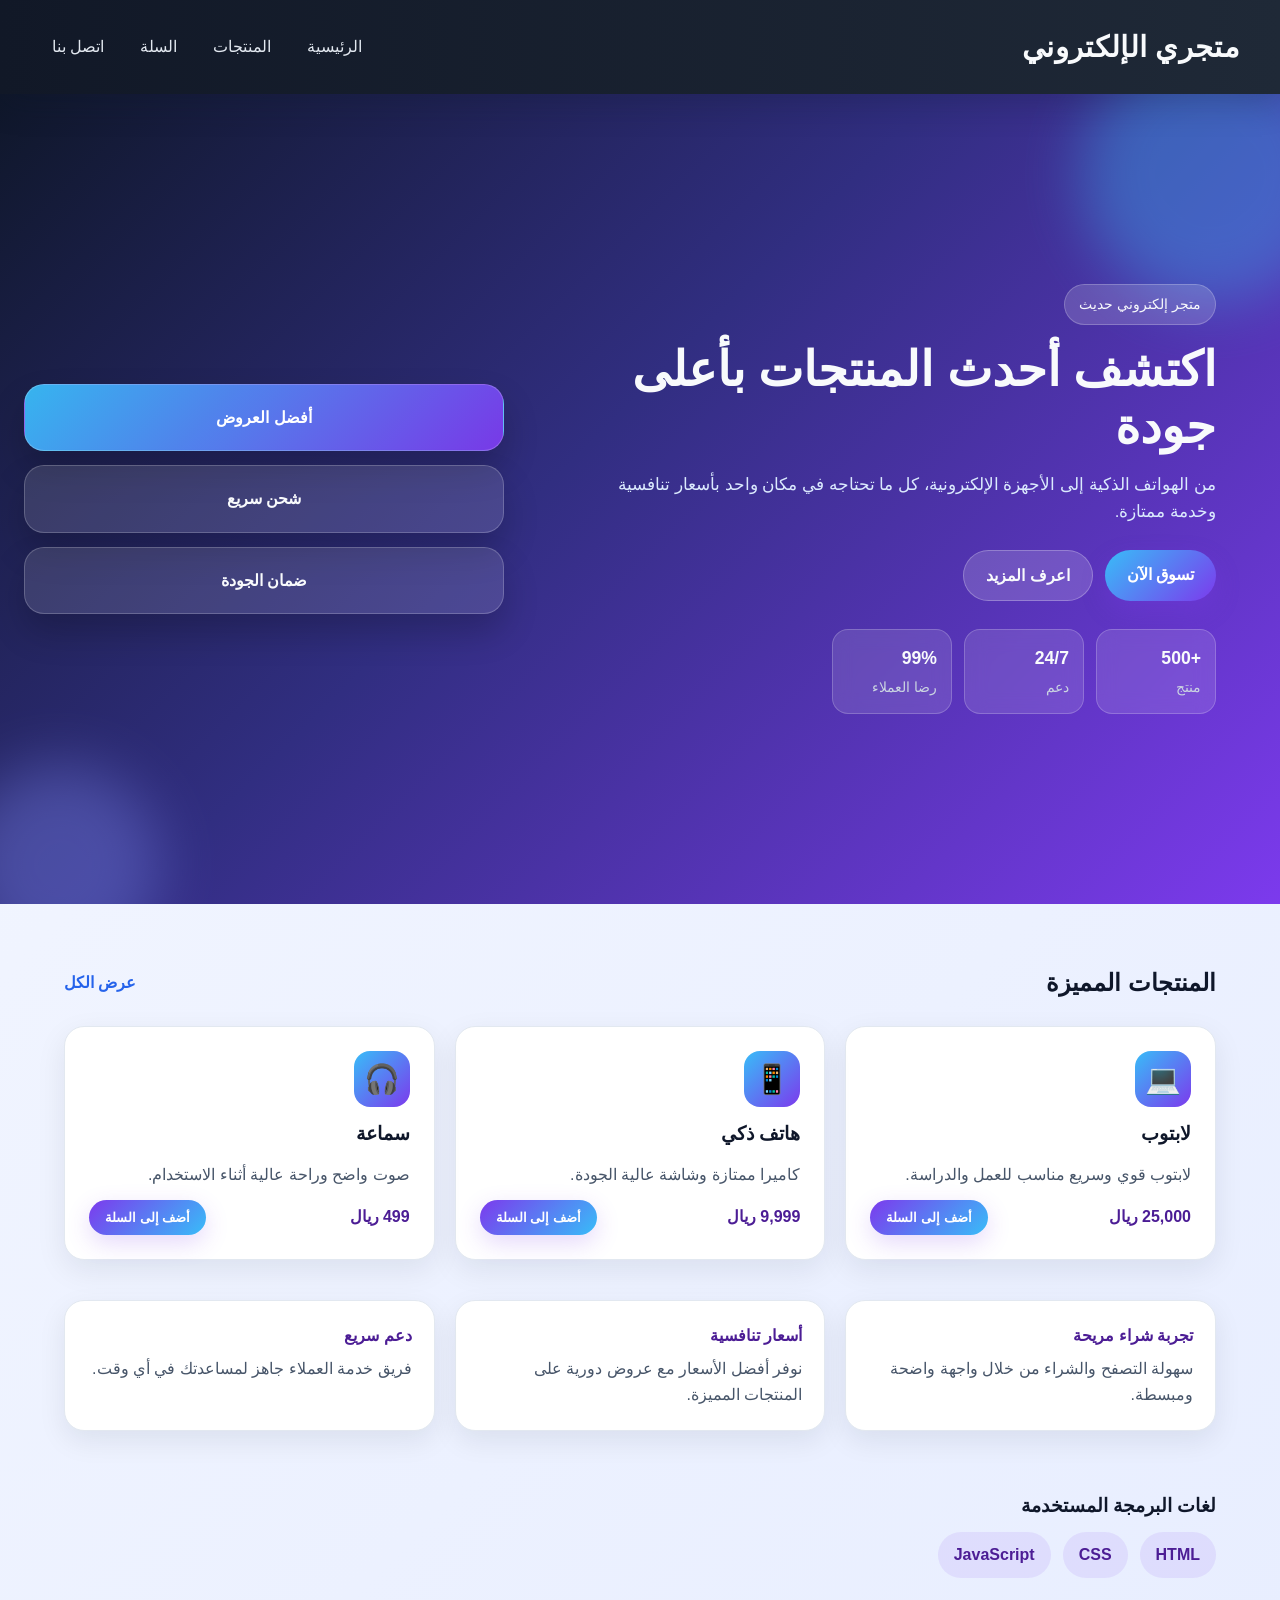
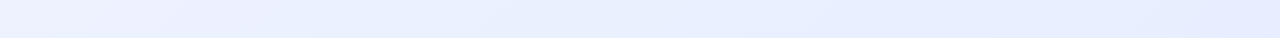
<file: index.html>
<!DOCTYPE html>
<html lang="ar" dir="rtl">
<head>
  <meta charset="UTF-8" />
  <meta name="viewport" content="width=device-width, initial-scale=1.0" />
  <title>متجري الإلكتروني</title>
  <link rel="stylesheet" href="css/styje.css" />
  <link rel="stylesheet" href="css/responsive.css" />
</head>
<body>
  <header>
    <h1>متجري الإلكتروني</h1>
    <nav>
      <a href="index.html">الرئيسية</a>
      <a href="products.html">المنتجات</a>
      <a href="cart.html">السلة</a>
      <a href="contact.html">اتصل بنا</a>
    </nav>
  </header>

  <section class="hero">
    <div class="hero-content">
      <div class="hero-badge">متجر إلكتروني حديث</div>
      <h2>اكتشف أحدث المنتجات بأعلى جودة</h2>
      <p>من الهواتف الذكية إلى الأجهزة الإلكترونية، كل ما تحتاجه في مكان واحد بأسعار تنافسية وخدمة ممتازة.</p>
      <div class="hero-actions">
        <a href="products.html" class="btn btn-primary">تسوق الآن</a>
        <a href="about.html" class="btn btn-secondary">اعرف المزيد</a>
      </div>
      <div class="hero-stats">
        <div class="stat-box">
          <strong>+500</strong>
          <span>منتج</span>
        </div>
        <div class="stat-box">
          <strong>24/7</strong>
          <span>دعم</span>
        </div>
        <div class="stat-box">
          <strong>99%</strong>
          <span>رضا العملاء</span>
        </div>
      </div>
    </div>

    <div class="hero-panel">
      <div class="panel-card highlight">أفضل العروض</div>
      <div class="panel-card">شحن سريع</div>
      <div class="panel-card">ضمان الجودة</div>
    </div>
  </section>

  <main class="products-section">
    <div class="section-heading">
      <h3>المنتجات المميزة</h3>
      <a href="products.html">عرض الكل</a>
    </div>

    <div class="products-grid">
      <article class="product-card">
        <div class="product-icon">💻</div>
        <h3>لابتوب</h3>
        <p>لابتوب قوي وسريع مناسب للعمل والدراسة.</p>
        <div class="price-row">
          <span class="price">25,000 ريال</span>
          <button type="button" class="add-btn">أضف إلى السلة</button>
        </div>
      </article>

      <article class="product-card">
        <div class="product-icon">📱</div>
        <h3>هاتف ذكي</h3>
        <p>كاميرا ممتازة وشاشة عالية الجودة.</p>
        <div class="price-row">
          <span class="price">9,999 ريال</span>
          <button type="button" class="add-btn">أضف إلى السلة</button>
        </div>
      </article>

      <article class="product-card">
        <div class="product-icon">🎧</div>
        <h3>سماعة</h3>
        <p>صوت واضح وراحة عالية أثناء الاستخدام.</p>
        <div class="price-row">
          <span class="price">499 ريال</span>
          <button type="button" class="add-btn">أضف إلى السلة</button>
        </div>
      </article>
    </div>
  </main>

  <section class="benefits-section">
    <div class="benefit-card">
      <h4>تجربة شراء مريحة</h4>
      <p>سهولة التصفح والشراء من خلال واجهة واضحة ومبسطة.</p>
    </div>
    <div class="benefit-card">
      <h4>أسعار تنافسية</h4>
      <p>نوفر أفضل الأسعار مع عروض دورية على المنتجات المميزة.</p>
    </div>
    <div class="benefit-card">
      <h4>دعم سريع</h4>
      <p>فريق خدمة العملاء جاهز لمساعدتك في أي وقت.</p>
    </div>
  </section>

  <section class="tech-stack">
    <h3>لغات البرمجة المستخدمة</h3>
    <div class="stack-list">
      <span>HTML</span>
      <span>CSS</span>
      <span>JavaScript</span>
    </div>
  </section>

  <script src="js/main.js"></script>
</body>
</html>
</file>
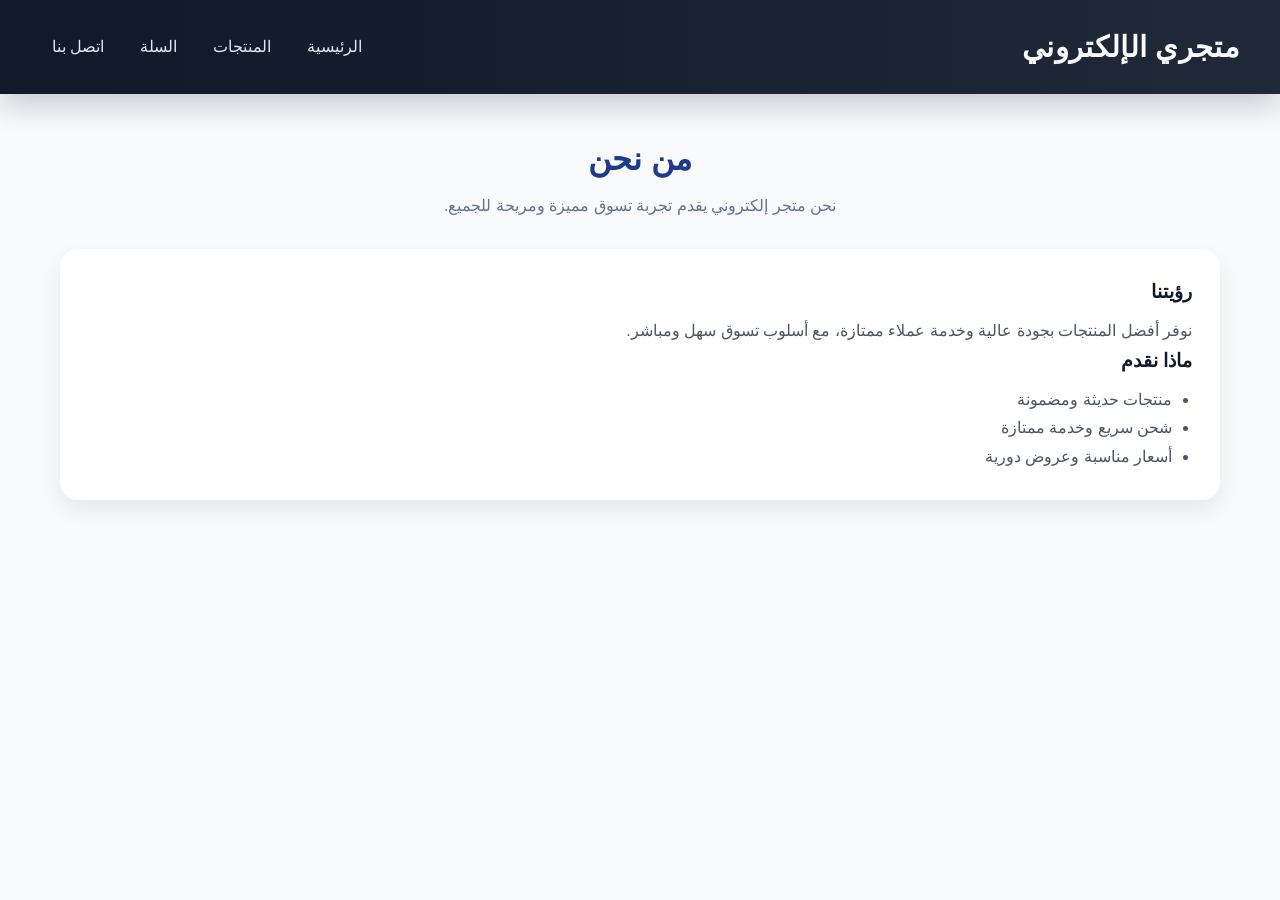
<file: about.html>
<!DOCTYPE html>
<html lang="ar" dir="rtl">
<head>
  <meta charset="UTF-8" />
  <meta name="viewport" content="width=device-width, initial-scale=1.0" />
  <title>من نحن</title>
  <link rel="stylesheet" href="css/styje.css" />
  <link rel="stylesheet" href="css/products.css" />
  <link rel="stylesheet" href="css/responsive.css" />
</head>
<body>
  <header>
    <h1>متجري الإلكتروني</h1>
    <nav>
      <a href="index.html">الرئيسية</a>
      <a href="products.html">المنتجات</a>
      <a href="cart.html">السلة</a>
      <a href="contact.html">اتصل بنا</a>
    </nav>
  </header>

  <main class="page-content">
    <section class="page-heading">
      <h2>من نحن</h2>
      <p>نحن متجر إلكتروني يقدم تجربة تسوق مميزة ومريحة للجميع.</p>
    </section>

    <section class="about-card">
      <h3>رؤيتنا</h3>
      <p>نوفر أفضل المنتجات بجودة عالية وخدمة عملاء ممتازة، مع أسلوب تسوق سهل ومباشر.</p>
      <h3>ماذا نقدم</h3>
      <ul>
        <li>منتجات حديثة ومضمونة</li>
        <li>شحن سريع وخدمة ممتازة</li>
        <li>أسعار مناسبة وعروض دورية</li>
      </ul>
    </section>
  </main>

  <script src="js/main.js"></script>
</body>
</html>
</file>
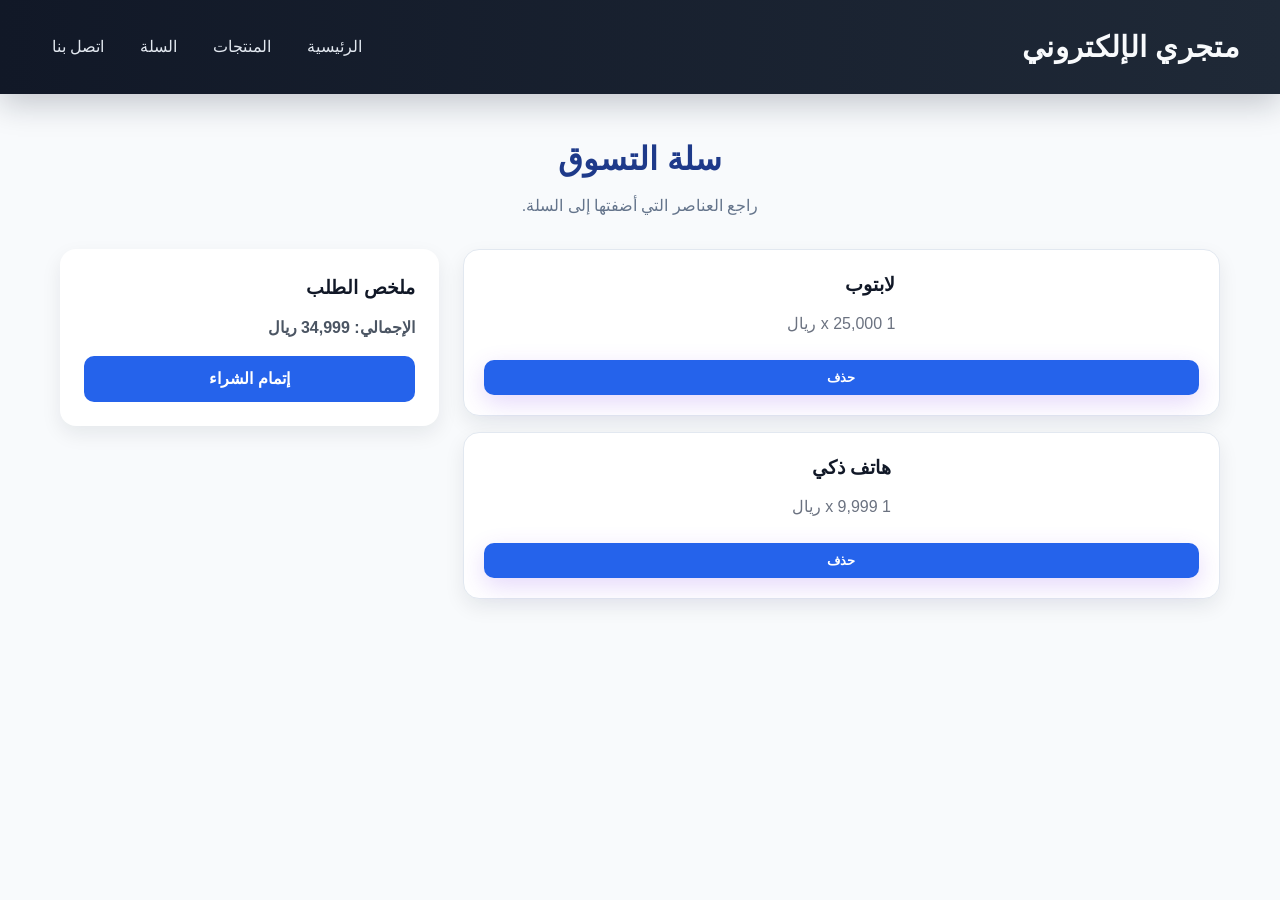
<file: cart.html>
<!DOCTYPE html>
<html lang="ar" dir="rtl">
<head>
  <meta charset="UTF-8" />
  <meta name="viewport" content="width=device-width, initial-scale=1.0" />
  <title>السلة</title>
  <link rel="stylesheet" href="css/styje.css" />
  <link rel="stylesheet" href="css/products.css" />
  <link rel="stylesheet" href="css/responsive.css" />
</head>
<body>
  <header>
    <h1>متجري الإلكتروني</h1>
    <nav>
      <a href="index.html">الرئيسية</a>
      <a href="products.html">المنتجات</a>
      <a href="cart.html">السلة</a>
      <a href="contact.html">اتصل بنا</a>
    </nav>
  </header>

  <main class="page-content">
    <section class="page-heading">
      <h2>سلة التسوق</h2>
      <p>راجع العناصر التي أضفتها إلى السلة.</p>
    </section>

    <section class="cart-layout">
      <div class="cart-items">
        <div class="product-card cart-item">
          <h3>لابتوب</h3>
          <p>1 x 25,000 ريال</p>
          <button type="button" class="add-btn">حذف</button>
        </div>

        <div class="product-card cart-item">
          <h3>هاتف ذكي</h3>
          <p>1 x 9,999 ريال</p>
          <button type="button" class="add-btn">حذف</button>
        </div>
      </div>

      <aside class="cart-summary">
        <h3>ملخص الطلب</h3>
        <p>الإجمالي: 34,999 ريال</p>
        <a href="checkout.html" class="add-btn">إتمام الشراء</a>
      </aside>
    </section>
  </main>

  <script src="js/cart.js"></script>
</body>
</html>
</file>
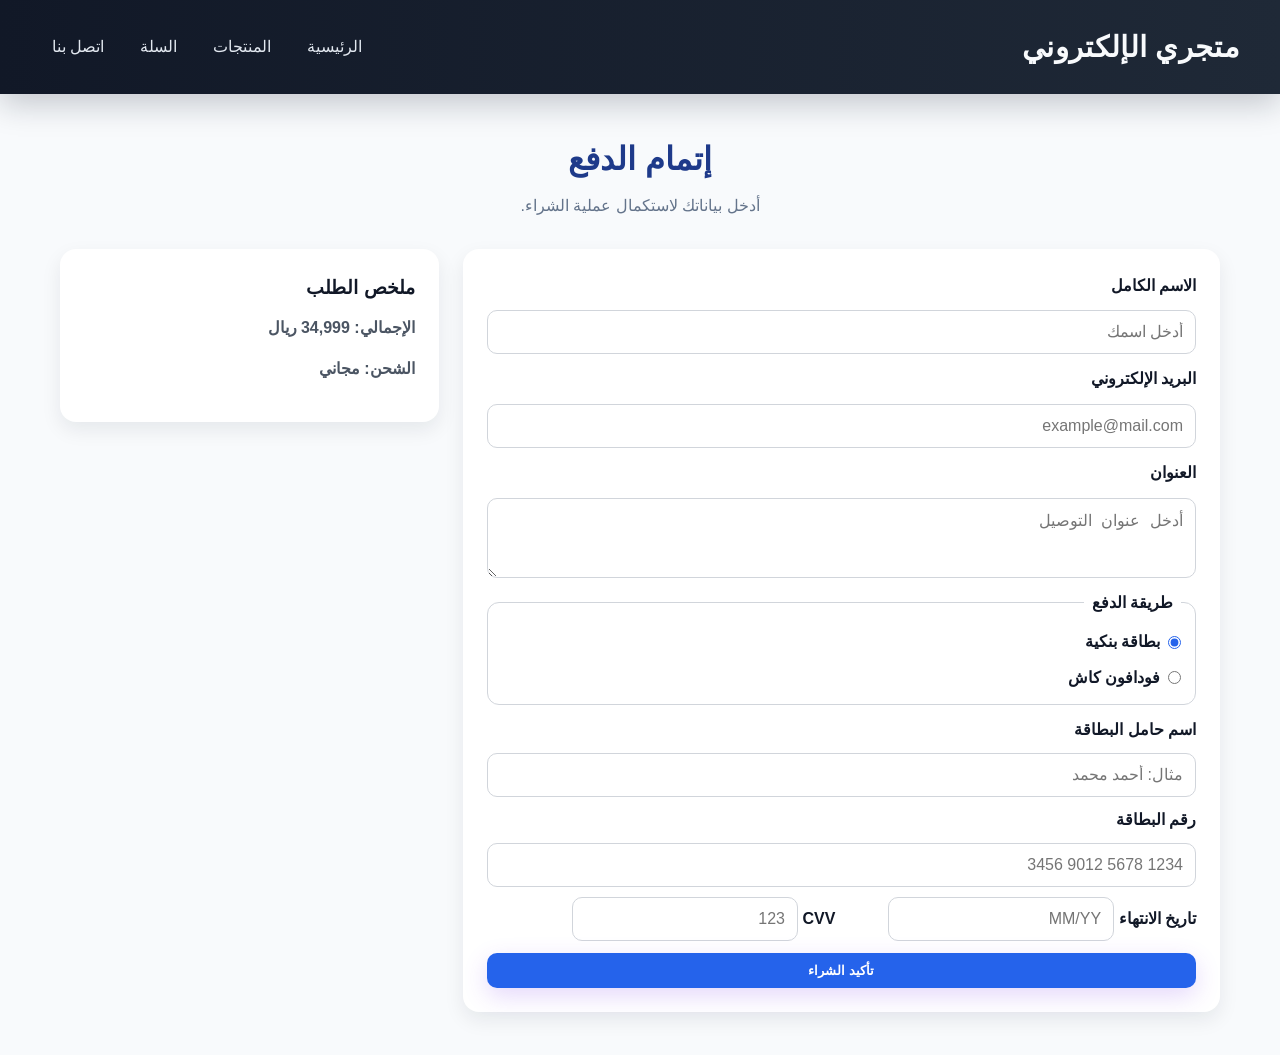
<file: checkout.html>
<!DOCTYPE html>
<html lang="ar" dir="rtl">
<head>
  <meta charset="UTF-8" />
  <meta name="viewport" content="width=device-width, initial-scale=1.0" />
  <title>إتمام الدفع</title>
  <link rel="stylesheet" href="css/styje.css" />
  <link rel="stylesheet" href="css/products.css" />
  <link rel="stylesheet" href="css/responsive.css" />
</head>
<body>
  <header>
    <h1>متجري الإلكتروني</h1>
    <nav>
      <a href="index.html">الرئيسية</a>
      <a href="products.html">المنتجات</a>
      <a href="cart.html">السلة</a>
      <a href="contact.html">اتصل بنا</a>
    </nav>
  </header>

  <main class="page-content">
    <section class="page-heading">
      <h2>إتمام الدفع</h2>
      <p>أدخل بياناتك لاستكمال عملية الشراء.</p>
    </section>

    <section class="checkout-layout">
      <form class="checkout-form">
        <label>الاسم الكامل</label>
        <input type="text" name="fullName" placeholder="أدخل اسمك" />

        <label>البريد الإلكتروني</label>
        <input type="email" name="email" placeholder="example@mail.com" />

        <label>العنوان</label>
        <textarea rows="3" name="address" placeholder="أدخل عنوان التوصيل"></textarea>

        <fieldset class="payment-options">
          <legend>طريقة الدفع</legend>
          <label class="payment-option">
            <input type="radio" name="paymentMethod" value="card" checked />
            <span>بطاقة بنكية</span>
          </label>
          <label class="payment-option">
            <input type="radio" name="paymentMethod" value="vodafone" />
            <span>فودافون كاش</span>
          </label>
        </fieldset>

        <div id="card-fields" class="payment-fields">
          <label>اسم حامل البطاقة</label>
          <input type="text" name="cardName" placeholder="مثال: أحمد محمد" />

          <label>رقم البطاقة</label>
          <input type="text" name="cardNumber" placeholder="1234 5678 9012 3456" />

          <div class="payment-inline">
            <div>
              <label>تاريخ الانتهاء</label>
              <input type="text" name="expiry" placeholder="MM/YY" />
            </div>
            <div>
              <label>CVV</label>
              <input type="text" name="cvv" placeholder="123" />
            </div>
          </div>
        </div>

        <div id="vodafone-fields" class="payment-fields hidden">
          <label>رقم فودافون كاش</label>
          <input type="tel" name="vodafonePhone" placeholder="01XXXXXXXXX" />

          <label>المبلغ</label>
          <input type="text" name="vodafoneAmount" value="34,999 ريال" readonly />
        </div>

        <button type="submit" class="add-btn">تأكيد الشراء</button>
      </form>

      <aside class="cart-summary">
        <h3>ملخص الطلب</h3>
        <p>الإجمالي: 34,999 ريال</p>
        <p>الشحن: مجاني</p>
      </aside>
    </section>
  </main>

  <script src="js/checkout.js"></script>
</body>
</html>
</file>
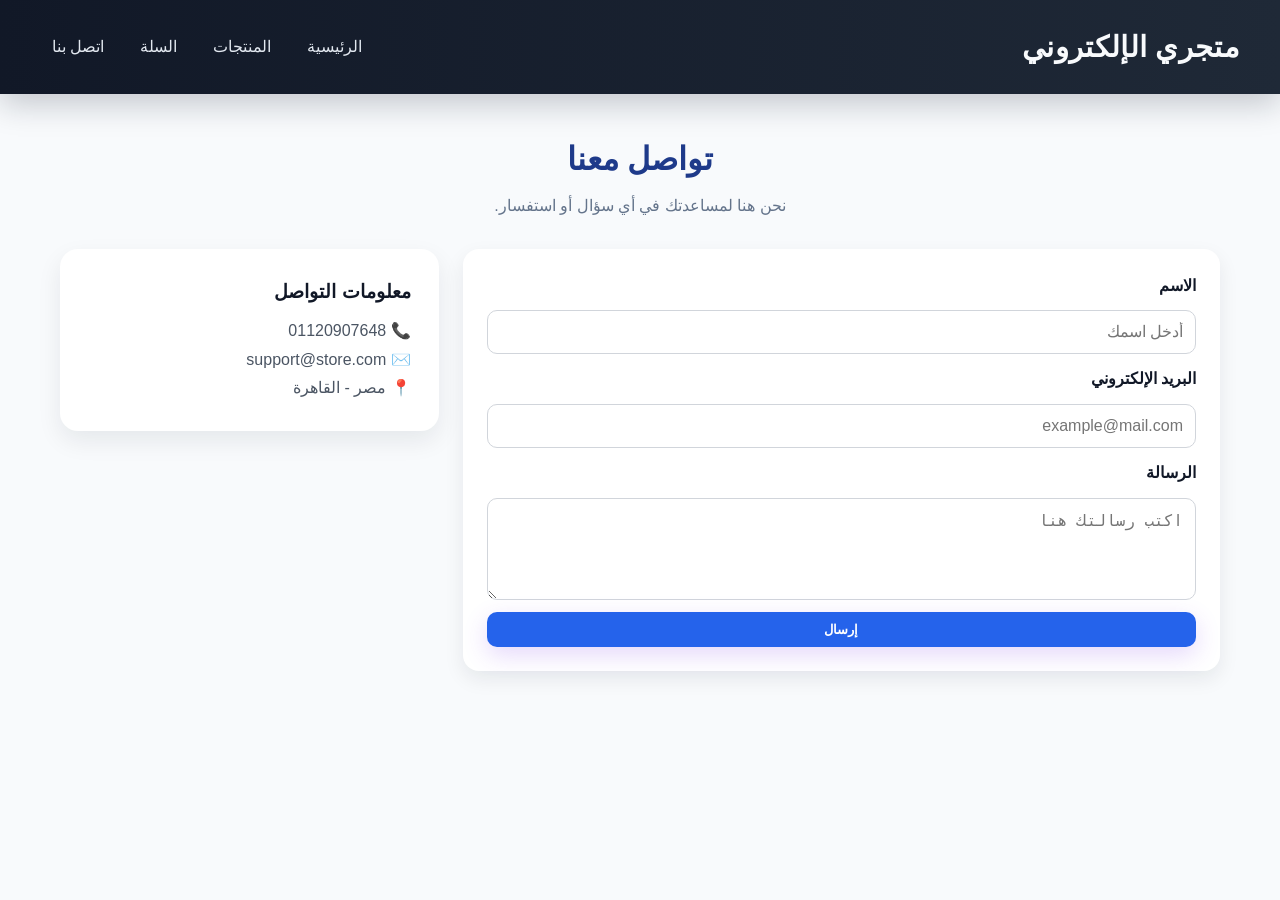
<file: contact.html>
<!DOCTYPE html>
<html lang="ar" dir="rtl">
<head>
  <meta charset="UTF-8" />
  <meta name="viewport" content="width=device-width, initial-scale=1.0" />
  <title>اتصل بنا</title>
  <link rel="stylesheet" href="css/styje.css" />
  <link rel="stylesheet" href="css/products.css" />
</head>
<body>
  <header>
    <h1>متجري الإلكتروني</h1>
    <nav>
      <a href="index.html">الرئيسية</a>
      <a href="products.html">المنتجات</a>
      <a href="cart.html">السلة</a>
      <a href="contact.html">اتصل بنا</a>
    </nav>
  </header>

  <main class="page-content">
    <section class="page-heading">
      <h2>تواصل معنا</h2>
      <p>نحن هنا لمساعدتك في أي سؤال أو استفسار.</p>
    </section>

    <section class="contact-layout">
      <form class="checkout-form">
        <label>الاسم</label>
        <input type="text" placeholder="أدخل اسمك" />

        <label>البريد الإلكتروني</label>
        <input type="email" placeholder="example@mail.com" />

        <label>الرسالة</label>
        <textarea rows="4" placeholder="اكتب رسالتك هنا"></textarea>

        <button type="submit" class="add-btn">إرسال</button>
      </form>

      <aside class="about-card">
        <h3>معلومات التواصل</h3>
        <p>📞 01120907648</p>
        <p>✉️ support@store.com</p>
        <p>📍 مصر - القاهرة</p>
      </aside>
    </section>
  </main>

  <script src="js/main.js"></script>
</body>
</html>
</file>
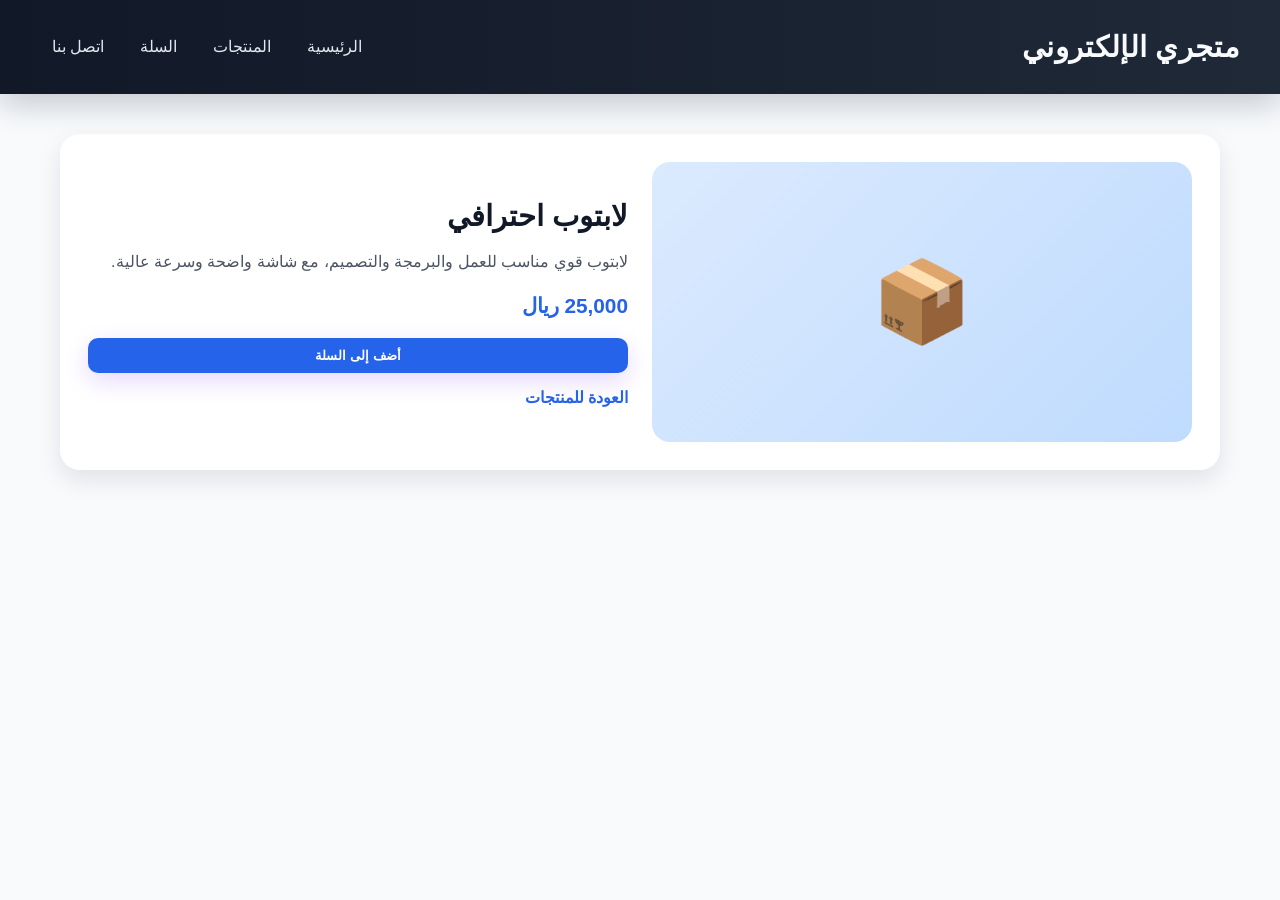
<file: product.html>
<!DOCTYPE html>
<html lang="ar" dir="rtl">
<head>
  <meta charset="UTF-8" />
  <meta name="viewport" content="width=device-width, initial-scale=1.0" />
  <title>تفاصيل المنتج</title>
  <link rel="stylesheet" href="css/styje.css" />
  <link rel="stylesheet" href="css/products.css" />
  <link rel="stylesheet" href="css/responsive.css" />
</head>
<body>
  <header>
    <h1>متجري الإلكتروني</h1>
    <nav>
      <a href="index.html">الرئيسية</a>
      <a href="products.html">المنتجات</a>
      <a href="cart.html">السلة</a>
      <a href="contact.html">اتصل بنا</a>
    </nav>
  </header>

  <main class="page-content product-detail">
    <section class="product-detail-card">
      <div class="product-image">📦</div>
      <div class="product-info">
        <h2>لابتوب احترافي</h2>
        <p>لابتوب قوي مناسب للعمل والبرمجة والتصميم، مع شاشة واضحة وسرعة عالية.</p>
        <span class="price">25,000 ريال</span>
        <div class="actions">
          <button type="button" class="add-btn">أضف إلى السلة</button>
          <a href="products.html" class="back-link">العودة للمنتجات</a>
        </div>
      </div>
    </section>
  </main>

  <script src="js/products.js"></script>
</body>
</html>
</file>
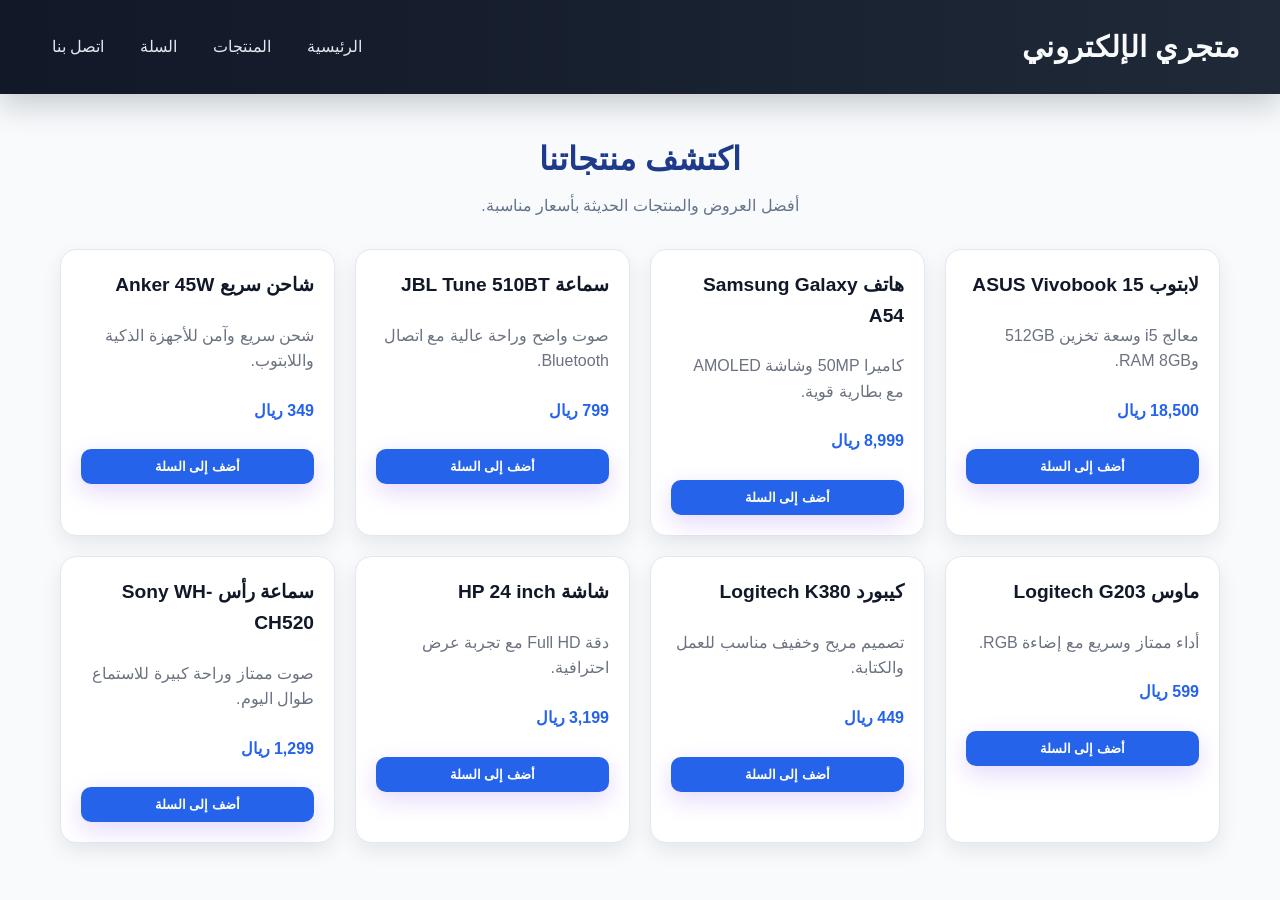
<file: products.html>
<!DOCTYPE html>
<html lang="ar" dir="rtl">
<head>
  <meta charset="UTF-8" />
  <meta name="viewport" content="width=device-width, initial-scale=1.0" />
  <title>المنتجات</title>
  <link rel="stylesheet" href="css/styje.css" />
  <link rel="stylesheet" href="css/products.css" />
  <link rel="stylesheet" href="css/responsive.css" />
</head>
<body>
  <header>
    <h1>متجري الإلكتروني</h1>
    <nav>
      <a href="index.html">الرئيسية</a>
      <a href="products.html">المنتجات</a>
      <a href="cart.html">السلة</a>
      <a href="contact.html">اتصل بنا</a>
    </nav>
  </header>

  <main class="page-content">
    <section class="page-heading">
      <h2>اكتشف منتجاتنا</h2>
      <p>أفضل العروض والمنتجات الحديثة بأسعار مناسبة.</p>
    </section>

    <section class="products-grid" id="productsGrid">
      <article class="product-card">
        <h3>لابتوب ASUS Vivobook 15</h3>
        <p>معالج i5 وسعة تخزين 512GB وRAM 8GB.</p>
        <span>18,500 ريال</span>
        <button type="button" class="add-btn">أضف إلى السلة</button>
      </article>

      <article class="product-card">
        <h3>هاتف Samsung Galaxy A54</h3>
        <p>كاميرا 50MP وشاشة AMOLED مع بطارية قوية.</p>
        <span>8,999 ريال</span>
        <button type="button" class="add-btn">أضف إلى السلة</button>
      </article>

      <article class="product-card">
        <h3>سماعة JBL Tune 510BT</h3>
        <p>صوت واضح وراحة عالية مع اتصال Bluetooth.</p>
        <span>799 ريال</span>
        <button type="button" class="add-btn">أضف إلى السلة</button>
      </article>

      <article class="product-card">
        <h3>شاحن سريع Anker 45W</h3>
        <p>شحن سريع وآمن للأجهزة الذكية واللابتوب.</p>
        <span>349 ريال</span>
        <button type="button" class="add-btn">أضف إلى السلة</button>
      </article>

      <article class="product-card">
        <h3>ماوس Logitech G203</h3>
        <p>أداء ممتاز وسريع مع إضاءة RGB.</p>
        <span>599 ريال</span>
        <button type="button" class="add-btn">أضف إلى السلة</button>
      </article>

      <article class="product-card">
        <h3>كيبورد Logitech K380</h3>
        <p>تصميم مريح وخفيف مناسب للعمل والكتابة.</p>
        <span>449 ريال</span>
        <button type="button" class="add-btn">أضف إلى السلة</button>
      </article>

      <article class="product-card">
        <h3>شاشة HP 24 inch</h3>
        <p>دقة Full HD مع تجربة عرض احترافية.</p>
        <span>3,199 ريال</span>
        <button type="button" class="add-btn">أضف إلى السلة</button>
      </article>

      <article class="product-card">
        <h3>سماعة رأس Sony WH-CH520</h3>
        <p>صوت ممتاز وراحة كبيرة للاستماع طوال اليوم.</p>
        <span>1,299 ريال</span>
        <button type="button" class="add-btn">أضف إلى السلة</button>
      </article>
    </section>
  </main>

  <script src="js/products.js"></script>
</body>
</html>
</file>
<file: css/styje.css>
:root {
  --primary: #7c3aed;
  --primary-dark: #4c1d95;
  --accent: #38bdf8;
  --accent-2: #818cf8;
  --bg: #f4f7ff;
  --surface: #ffffff;
  --text: #0f172a;
  --muted: #475569;
  --border: #e2e8f0;
  --header: #111827;
  --header-text: #f8fafc;
}

* {
  margin: 0;
  padding: 0;
  box-sizing: border-box;
}

body {
  font-family: 'Segoe UI', Tahoma, Geneva, Verdana, sans-serif;
  background: linear-gradient(135deg, var(--bg) 0%, #e8eeff 100%);
  color: var(--text);
  line-height: 1.6;
  min-height: 100vh;
}

a {
  color: inherit;
  text-decoration: none;
}

header {
  background: linear-gradient(90deg, var(--header) 0%, #1f2937 100%);
  color: var(--header-text);
  padding: 24px 40px;
  display: flex;
  justify-content: space-between;
  align-items: center;
  box-shadow: 0 10px 30px rgba(15, 23, 42, 0.22);
  position: sticky;
  top: 0;
  z-index: 99;
  backdrop-filter: blur(8px);
}

header h1 {
  font-size: 1.8rem;
  font-weight: 700;
  letter-spacing: 0.3px;
}

nav {
  display: flex;
  gap: 12px;
  flex-wrap: wrap;
}

nav a {
  color: #e2e8f0;
  padding: 8px 12px;
  border-radius: 999px;
  transition: background 0.3s ease, transform 0.2s ease;
}

nav a:hover {
  background: rgba(148, 163, 184, 0.2);
  transform: translateY(-2px);
}

.hero {
  position: relative;
  min-height: calc(100vh - 90px);
  display: grid;
  grid-template-columns: 1.2fr 0.8fr;
  align-items: center;
  gap: 32px;
  padding: 60px 24px;
  background: linear-gradient(135deg, #0f172a 0%, #312e81 45%, var(--primary) 100%);
  color: var(--header-text);
  overflow: hidden;
}

.hero::before,
.hero::after {
  content: '';
  position: absolute;
  border-radius: 50%;
  filter: blur(30px);
  opacity: 0.35;
}

.hero::before {
  width: 260px;
  height: 260px;
  background: var(--accent);
  right: -60px;
  top: -50px;
}

.hero::after {
  width: 200px;
  height: 200px;
  background: var(--accent-2);
  left: -40px;
  bottom: -60px;
}

.hero-content,
.hero-panel {
  position: relative;
  z-index: 1;
}

.hero-content {
  max-width: 640px;
  margin: 0 auto;
}

.hero-badge {
  display: inline-block;
  padding: 8px 14px;
  background: rgba(255, 255, 255, 0.16);
  border: 1px solid rgba(255, 255, 255, 0.22);
  border-radius: 999px;
  font-size: 0.9rem;
  margin-bottom: 16px;
}

.hero h2 {
  font-size: clamp(2rem, 4vw, 3rem);
  margin-bottom: 16px;
  line-height: 1.2;
}

.hero p {
  font-size: 1.05rem;
  color: #dbeafe;
  margin-bottom: 8px;
}

.hero-actions {
  display: flex;
  flex-wrap: wrap;
  gap: 12px;
  margin-top: 24px;
}

.btn {
  display: inline-block;
  padding: 12px 22px;
  border-radius: 999px;
  font-weight: 700;
  transition: transform 0.2s ease, box-shadow 0.2s ease;
}

.btn:hover {
  transform: translateY(-3px);
}

.btn-primary {
  background: linear-gradient(135deg, var(--accent), var(--primary));
  color: #ffffff;
  box-shadow: 0 10px 25px rgba(124, 58, 237, 0.25);
}

.btn-secondary {
  background: rgba(255, 255, 255, 0.16);
  color: var(--header-text);
  border: 1px solid rgba(255, 255, 255, 0.25);
}

.hero-stats {
  display: flex;
  flex-wrap: wrap;
  gap: 12px;
  margin-top: 28px;
}

.stat-box {
  min-width: 120px;
  padding: 14px;
  border-radius: 16px;
  background: rgba(255, 255, 255, 0.12);
  border: 1px solid rgba(255, 255, 255, 0.2);
  backdrop-filter: blur(10px);
  display: flex;
  flex-direction: column;
  gap: 4px;
}

.stat-box strong {
  font-size: 1.1rem;
}

.stat-box span {
  font-size: 0.9rem;
  color: #cbd5e1;
}

.hero-panel {
  display: grid;
  gap: 14px;
}

.panel-card {
  padding: 20px;
  border-radius: 20px;
  background: rgba(255, 255, 255, 0.12);
  border: 1px solid rgba(255, 255, 255, 0.2);
  box-shadow: 0 18px 35px rgba(0, 0, 0, 0.2);
  font-weight: 700;
  text-align: center;
}

.panel-card.highlight {
  background: linear-gradient(135deg, rgba(56, 189, 248, 0.95), rgba(124, 58, 237, 0.95));
  color: #ffffff;
}

.products-section {
  max-width: 1200px;
  margin: 0 auto;
  padding: 60px 24px 20px;
}

.section-heading {
  display: flex;
  justify-content: space-between;
  align-items: center;
  margin-bottom: 24px;
}

.section-heading h3 {
  font-size: 1.5rem;
}

.section-heading a {
  color: #2563eb;
  font-weight: 700;
}

.products-grid {
  display: grid;
  grid-template-columns: repeat(3, minmax(0, 1fr));
  gap: 20px;
}

.product-card {
  background: var(--surface);
  border-radius: 20px;
  padding: 24px;
  box-shadow: 0 10px 30px rgba(15, 23, 42, 0.08);
  border: 1px solid var(--border);
  display: flex;
  flex-direction: column;
  gap: 12px;
  transition: transform 0.25s ease, box-shadow 0.25s ease;
}

.product-card:hover {
  transform: translateY(-6px);
  box-shadow: 0 18px 38px rgba(15, 23, 42, 0.14);
}

.product-icon {
  width: 56px;
  height: 56px;
  border-radius: 16px;
  display: flex;
  align-items: center;
  justify-content: center;
  background: linear-gradient(135deg, var(--accent), var(--primary));
  font-size: 1.8rem;
  color: #ffffff;
}

.product-card h3 {
  font-size: 1.2rem;
}

.product-card p {
  color: var(--muted);
}

.price-row {
  display: flex;
  justify-content: space-between;
  align-items: center;
  gap: 12px;
  margin-top: auto;
}

.price {
  font-weight: 800;
  color: var(--primary-dark);
}

.add-btn {
  padding: 10px 16px;
  background: linear-gradient(135deg, var(--primary), var(--accent));
  color: #ffffff;
  border: none;
  border-radius: 999px;
  cursor: pointer;
  font-weight: 700;
  transition: transform 0.2s ease, box-shadow 0.2s ease;
}

.add-btn:hover {
  transform: translateY(-2px);
}

.benefits-section {
  max-width: 1200px;
  margin: 0 auto;
  padding: 20px 24px 60px;
  display: grid;
  grid-template-columns: repeat(3, minmax(0, 1fr));
  gap: 20px;
}

.benefit-card {
  background: var(--surface);
  border-radius: 20px;
  padding: 22px;
  box-shadow: 0 10px 28px rgba(15, 23, 42, 0.08);
  border: 1px solid var(--border);
}

.benefit-card h4 {
  margin-bottom: 8px;
  color: var(--primary-dark);
}

.benefit-card p {
  color: var(--muted);
}

.tech-stack {
  max-width: 1200px;
  margin: 0 auto;
  padding: 0 24px 60px;
}

.tech-stack h3 {
  margin-bottom: 12px;
}

.stack-list {
  display: flex;
  flex-wrap: wrap;
  gap: 12px;
}

.stack-list span {
  padding: 10px 16px;
  border-radius: 999px;
  background: rgba(124, 58, 237, 0.1);
  color: var(--primary-dark);
  font-weight: 700;
}

button {
  padding: 14px 28px;
  background: linear-gradient(135deg, var(--primary), var(--accent));
  color: #ffffff;
  border: none;
  border-radius: 999px;
  cursor: pointer;
  font-weight: 700;
  transition: transform 0.2s ease, box-shadow 0.2s ease;
  box-shadow: 0 8px 25px rgba(124, 58, 237, 0.2);
}

button:hover {
  transform: translateY(-3px);
  box-shadow: 0 12px 30px rgba(124, 58, 237, 0.28);
}
</file>
<file: css/responsive.css>
@media (max-width: 1024px) {
  .hero {
    grid-template-columns: 1fr;
    text-align: center;
    padding: 50px 20px;
  }

  .hero-content {
    margin: 0 auto;
  }

  .hero-actions,
  .hero-stats {
    justify-content: center;
  }

  .hero-panel {
    grid-template-columns: repeat(3, minmax(0, 1fr));
  }

  .products-grid {
    grid-template-columns: repeat(2, minmax(0, 1fr));
  }

  .benefits-section {
    grid-template-columns: 1fr;
  }
}

@media (max-width: 768px) {
  header {
    flex-direction: column;
    gap: 10px;
    padding: 18px 20px;
  }

  nav {
    justify-content: center;
    flex-wrap: wrap;
  }

  .hero {
    min-height: auto;
    padding: 36px 16px;
  }

  .hero h2 {
    font-size: 1.8rem;
  }

  .hero-panel {
    grid-template-columns: 1fr;
  }

  .products-grid {
    grid-template-columns: 1fr;
  }

  .product-card,
  .benefit-card {
    padding: 18px;
  }
}

@media (max-width: 480px) {
  header h1 {
    font-size: 1.4rem;
    text-align: center;
  }

  nav a {
    font-size: 0.95rem;
    padding: 6px 10px;
  }

  .hero h2 {
    font-size: 1.5rem;
  }

  .hero-actions {
    flex-direction: column;
  }

  .btn,
  .add-btn {
    width: 100%;
    text-align: center;
    padding: 12px 16px;
  }

  .price-row {
    flex-direction: column;
    align-items: flex-start;
  }
}
</file>
<file: css/products.css>
body {
  background: #f8fafc;
}

.page-content {
  max-width: 1200px;
  margin: 40px auto;
  padding: 0 20px;
}

.page-heading {
  text-align: center;
  margin-bottom: 30px;
}

.page-heading h2 {
  font-size: 2rem;
  color: #1e3a8a;
  margin-bottom: 8px;
}

.page-heading p {
  color: #64748b;
}

.products-grid {
  display: grid;
  grid-template-columns: repeat(auto-fit, minmax(240px, 1fr));
  gap: 20px;
}

.product-card {
  background: white;
  border-radius: 16px;
  padding: 20px;
  box-shadow: 0 8px 20px rgba(15, 23, 42, 0.08);
  transition: transform 0.25s ease, box-shadow 0.25s ease;
}

.product-card:hover {
  transform: translateY(-6px);
  box-shadow: 0 12px 28px rgba(15, 23, 42, 0.14);
}

.product-card h3 {
  margin-bottom: 10px;
  color: #111827;
}

.product-card p {
  color: #6b7280;
  margin-bottom: 12px;
}

.product-card span {
  display: inline-block;
  font-weight: 700;
  color: #2563eb;
  margin-bottom: 14px;
}

.add-btn {
  width: 100%;
  display: inline-block;
  text-align: center;
  border-radius: 10px;
  background: #2563eb;
  color: white;
}

.add-btn:hover {
  background: #1d4ed8;
}

.product-detail-card {
  display: grid;
  grid-template-columns: 1fr 1fr;
  gap: 24px;
  align-items: center;
  background: white;
  padding: 28px;
  border-radius: 20px;
  box-shadow: 0 10px 25px rgba(15, 23, 42, 0.1);
}

.product-image {
  display: flex;
  justify-content: center;
  align-items: center;
  min-height: 280px;
  font-size: 5rem;
  background: linear-gradient(135deg, #dbeafe, #bfdbfe);
  border-radius: 18px;
}

.product-info h2 {
  font-size: 1.8rem;
  margin-bottom: 10px;
  color: #111827;
}

.product-info p {
  color: #4b5563;
  margin-bottom: 14px;
}

.price {
  display: inline-block;
  font-size: 1.3rem;
  font-weight: 800;
  color: #2563eb;
  margin-bottom: 16px;
}

.actions {
  display: flex;
  gap: 12px;
  align-items: center;
  flex-wrap: wrap;
}

.back-link {
  text-decoration: none;
  color: #2563eb;
  font-weight: 600;
}

@media (max-width: 768px) {
  .product-detail-card {
    grid-template-columns: 1fr;
  }
}

.cart-layout {
  display: grid;
  grid-template-columns: 2fr 1fr;
  gap: 24px;
  align-items: start;
}

.cart-items {
  display: grid;
  gap: 16px;
}

.cart-item {
  display: flex;
  justify-content: space-between;
  align-items: center;
  gap: 12px;
  flex-wrap: wrap;
}

.cart-summary {
  background: white;
  padding: 24px;
  border-radius: 16px;
  box-shadow: 0 8px 20px rgba(15, 23, 42, 0.08);
}

.cart-summary h3 {
  margin-bottom: 12px;
  color: #111827;
}

.cart-summary p {
  margin-bottom: 16px;
  color: #4b5563;
  font-weight: 700;
}

@media (max-width: 768px) {
  .cart-layout {
    grid-template-columns: 1fr;
  }
}

.checkout-layout {
  display: grid;
  grid-template-columns: 2fr 1fr;
  gap: 24px;
  align-items: start;
}

.checkout-form {
  background: white;
  padding: 24px;
  border-radius: 16px;
  box-shadow: 0 8px 20px rgba(15, 23, 42, 0.08);
  display: flex;
  flex-direction: column;
  gap: 12px;
}

.checkout-form label {
  font-weight: 600;
  color: #111827;
}

.checkout-form input,
.checkout-form textarea,
.checkout-form select {
  padding: 12px;
  border: 1px solid #d1d5db;
  border-radius: 10px;
  font-size: 1rem;
}

.checkout-form input:focus,
.checkout-form textarea:focus,
.checkout-form select:focus {
  outline: none;
  border-color: #2563eb;
  box-shadow: 0 0 0 3px rgba(37, 99, 235, 0.15);
}

@media (max-width: 768px) {
  .checkout-layout {
    grid-template-columns: 1fr;
  }
}

.payment-options {
  border: 1px solid #d1d5db;
  border-radius: 12px;
  padding: 14px;
  display: flex;
  flex-direction: column;
  gap: 10px;
}

.payment-options legend {
  padding: 0 8px;
  font-weight: 700;
  color: #111827;
}

.payment-option {
  display: flex;
  align-items: center;
  gap: 8px;
  font-weight: 600;
  color: #374151;
}

.payment-option input {
  accent-color: #2563eb;
}

.payment-fields {
  display: grid;
  gap: 10px;
}

.payment-fields.hidden {
  display: none;
}

.payment-inline {
  display: grid;
  grid-template-columns: 1fr 1fr;
  gap: 12px;
}

@media (max-width: 768px) {
  .payment-inline {
    grid-template-columns: 1fr;
  }
}

.about-card {
  background: white;
  padding: 28px;
  border-radius: 18px;
  box-shadow: 0 10px 25px rgba(15, 23, 42, 0.08);
}

.about-card h3 {
  color: #111827;
  margin-bottom: 10px;
}

.about-card p,
.about-card li {
  color: #4b5563;
  line-height: 1.8;
}

.about-card ul {
  padding-right: 20px;
}

.contact-layout {
  display: grid;
  grid-template-columns: 2fr 1fr;
  gap: 24px;
  align-items: start;
}

@media (max-width: 768px) {
  .contact-layout {
    grid-template-columns: 1fr;
  }
}
</file>
